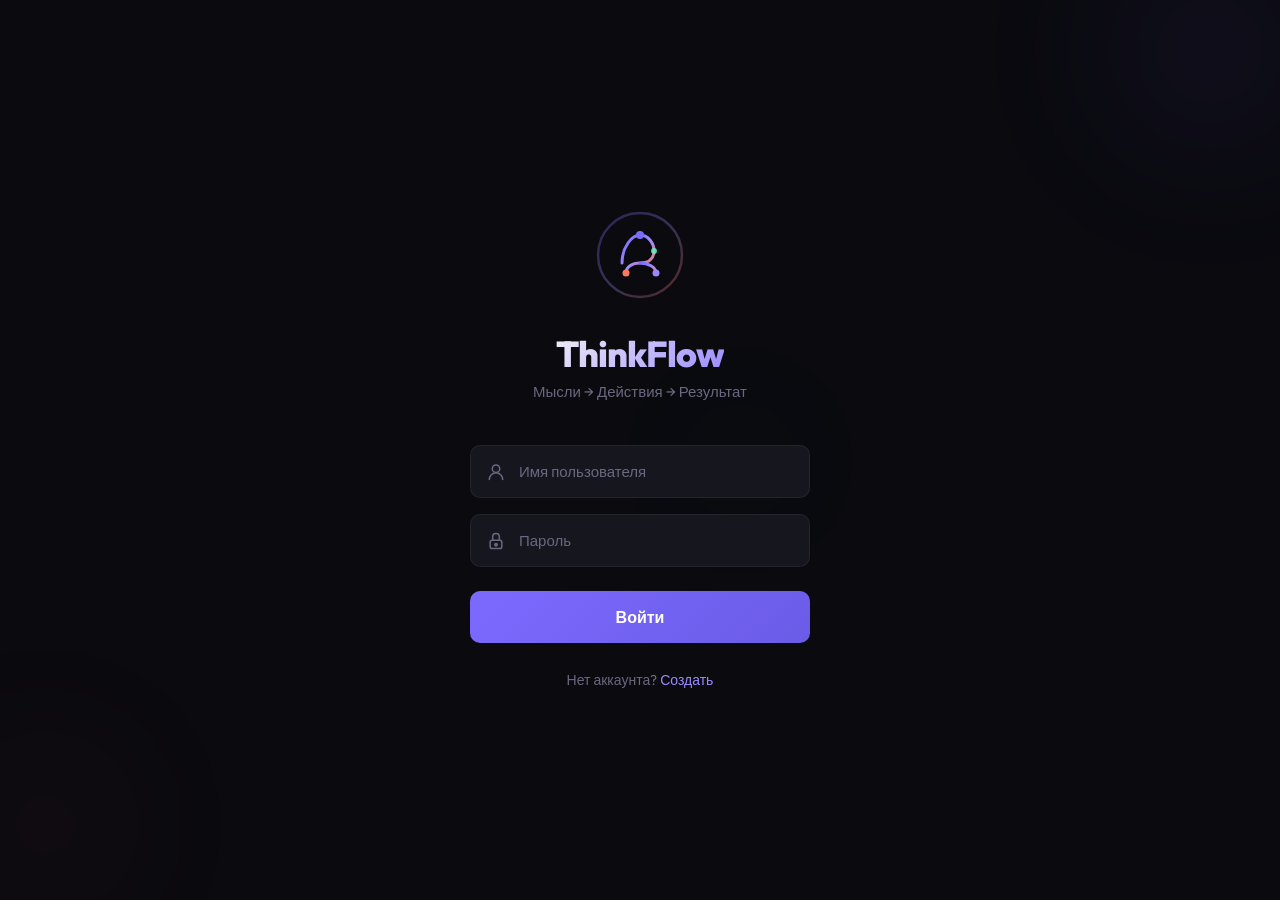
<file: index.html>
<!DOCTYPE html>
<html lang="ru">
<head>
<meta charset="UTF-8">
<meta name="viewport" content="width=device-width, initial-scale=1.0, viewport-fit=cover, user-scalable=no">
<meta name="apple-mobile-web-app-capable" content="yes">
<meta name="apple-mobile-web-app-status-bar-style" content="black-translucent">
<meta name="theme-color" content="#0A0A0F">
<title>ThinkFlow</title>
<link rel="manifest" href="manifest.json">
<link rel="apple-touch-icon" href="icons/icon-192.png">
<link rel="icon" type="image/png" sizes="32x32" href="icons/favicon-32.png">
<link href="https://fonts.googleapis.com/css2?family=Outfit:wght@300;400;500;600;700;800&family=JetBrains+Mono:wght@400;500&display=swap" rel="stylesheet">
<link rel="stylesheet" href="css/app.css">
</head>
<body>
<div class="ambient"><div class="orb"></div><div class="orb"></div><div class="orb"></div></div>
<div class="toast" id="toast"></div>

<!-- AUTH -->
<div class="screen active" id="authScreen">
  <svg class="auth-logo" viewBox="0 0 88 88" fill="none"><defs><linearGradient id="logoGrad" x1="0%" y1="0%" x2="100%" y2="100%"><stop offset="0%" stop-color="#7C6AFF"/><stop offset="50%" stop-color="#9B8AFF"/><stop offset="100%" stop-color="#FF7A5C"/></linearGradient></defs><circle cx="44" cy="44" r="42" stroke="url(#logoGrad)" stroke-width="2.5" fill="none" opacity="0.3"/><path d="M26 52C26 36,36 24,44 24C52 24,58 32,58 40C58 48,52 52,44 52C36 52,30 56,30 62" stroke="url(#logoGrad)" stroke-width="3" fill="none" stroke-linecap="round"/><path d="M44 52C52 52,60 56,60 62" stroke="url(#logoGrad)" stroke-width="3" fill="none" stroke-linecap="round"/><circle cx="44" cy="24" r="4" fill="#7C6AFF"/><circle cx="30" cy="62" r="3.5" fill="#FF7A5C"/><circle cx="60" cy="62" r="3.5" fill="#9B8AFF"/><circle cx="58" cy="40" r="3" fill="#5CFFC4" opacity="0.8"/></svg>
  <div class="auth-title">ThinkFlow</div>
  <div class="auth-sub" data-i18n="auth_sub"></div>
  <div class="auth-form">
    <div class="input-group"><input type="text" id="authUser" data-i18n-ph="auth_user_ph" autocomplete="username"><svg viewBox="0 0 24 24" fill="none" stroke="currentColor" stroke-width="1.8" stroke-linecap="round"><circle cx="12" cy="8" r="4.5"/><path d="M4 21c0-4.4 3.6-8 8-8s8 3.6 8 8"/></svg></div>
    <div class="input-group"><input type="password" id="authPass" data-i18n-ph="auth_pass_ph" autocomplete="current-password"><svg viewBox="0 0 24 24" fill="none" stroke="currentColor" stroke-width="1.8" stroke-linecap="round"><rect x="5" y="11" width="14" height="10" rx="2.5"/><path d="M8 11V7a4 4 0 018 0v4"/><circle cx="12" cy="16.5" r="1.5" fill="currentColor"/></svg></div>
    <div class="input-group" id="apiKeyGroup" style="display:none"><input type="password" id="authApiKey" placeholder="Anthropic API" autocomplete="off"><svg viewBox="0 0 24 24" fill="none" stroke="currentColor" stroke-width="1.8" stroke-linecap="round"><path d="M12 2L2 7l10 5 10-5-10-5z"/><path d="M2 17l10 5 10-5"/><path d="M2 12l10 5 10-5"/></svg></div>
    <button class="btn-primary" id="authBtn" onclick="App.handleAuth()" data-i18n="auth_btn"></button>
    <button class="btn-secondary" id="biometricBtn" onclick="App.biometricAuth()" style="display:none"><svg viewBox="0 0 24 24" fill="none" stroke="currentColor" stroke-width="1.5"><path d="M12 16a4 4 0 004-4 4 4 0 00-8 0 4 4 0 004 4z"/><path d="M6 12a6 6 0 0112 0"/><path d="M4 12a8 8 0 0116 0"/><path d="M12 16v3"/></svg> Face ID</button>
    <div class="auth-toggle" id="authToggle"></div>
  </div>
</div>

<!-- MAIN -->
<div class="screen" id="mainScreen">
  <div class="top-bar">
    <div class="top-bar-left"><svg class="top-bar-logo" viewBox="0 0 36 36" fill="none"><circle cx="18" cy="18" r="17" stroke="#7C6AFF" stroke-width="1.5" opacity="0.4"/><path d="M11 22C11 15,15 10,18 10C21 10,24 14,24 17C24 20,21 22,18 22C15 22,13 24,13 26" stroke="#7C6AFF" stroke-width="2" fill="none" stroke-linecap="round"/><circle cx="18" cy="10" r="2.5" fill="#7C6AFF"/><circle cx="13" cy="26" r="2" fill="#FF7A5C"/></svg><div class="top-bar-title">ThinkFlow</div></div>
    <div class="top-bar-right">
      <button class="icon-btn" onclick="App.showScreen('analyticsScreen')"><svg viewBox="0 0 24 24" fill="none" stroke="currentColor" stroke-width="1.8" stroke-linecap="round"><path d="M18 20V10M12 20V4M6 20v-6"/></svg></button>
      <button class="icon-btn" onclick="App.showScreen('historyScreen')"><svg viewBox="0 0 24 24" fill="none" stroke="currentColor" stroke-width="1.8" stroke-linecap="round"><circle cx="12" cy="12" r="9"/><path d="M12 7v5l3 3"/></svg></button>
      <button class="icon-btn" onclick="App.showScreen('settingsScreen')"><svg viewBox="0 0 24 24" fill="none" stroke="currentColor" stroke-width="1.8" stroke-linecap="round"><circle cx="12" cy="12" r="3"/><path d="M12 2v3m0 14v3M4.22 4.22l2.12 2.12m11.32 11.32l2.12 2.12M2 12h3m14 0h3M4.22 19.78l2.12-2.12m11.32-11.32l2.12-2.12"/></svg></button>
    </div>
  </div>
  <div class="streak-bar" id="streakBar"><div class="streak-icon">&#x1F525;</div><span class="streak-num" id="streakCount">0</span><span class="streak-text" data-i18n="streak_days"></span><div class="streak-dots" id="streakDots"></div></div>
  <div class="greeting"><div class="greeting-hello" id="greetingTime"></div><div class="greeting-msg" id="greetingMsg"></div></div>
  <div class="templates-section"><div class="section-label-sm" data-i18n="tpl_title"></div><div class="tpl-scroll" id="tplScroll"></div></div>
  <div class="voice-section">
    <div class="voice-label"><svg viewBox="0 0 24 24" fill="none" stroke="currentColor" stroke-width="2" stroke-linecap="round"><path d="M12 2a3.5 3.5 0 00-3.5 3.5v5a3.5 3.5 0 007 0v-5A3.5 3.5 0 0012 2z"/><path d="M19 10.5a7 7 0 01-14 0"/><path d="M12 17.5V21"/></svg><span data-i18n="voice_label"></span></div>
    <div class="voice-btn-wrap"><button class="voice-btn" id="voiceBtn" ontouchstart="App.startRec(event)" ontouchend="App.stopRec(event)" onmousedown="App.startRec(event)" onmouseup="App.stopRec(event)"><svg viewBox="0 0 24 24" fill="none" stroke="currentColor" stroke-width="2" stroke-linecap="round"><path d="M12 2a3.5 3.5 0 00-3.5 3.5v5a3.5 3.5 0 007 0v-5A3.5 3.5 0 0012 2z"/><path d="M19 10.5a7 7 0 01-14 0"/><path d="M12 17.5V21"/></svg></button><div class="voice-ring"></div></div>
    <div class="wave-container" id="waveContainer"><div class="wave-bar"></div><div class="wave-bar"></div><div class="wave-bar"></div><div class="wave-bar"></div><div class="wave-bar"></div></div>
    <div class="voice-hint" id="voiceHint" data-i18n="voice_hint"></div>
    <div class="voice-time" id="voiceTime">00:00</div>
  </div>
  <div class="think-input-section">
    <textarea class="think-textarea" id="thinkInput" data-i18n-ph="think_ph"></textarea>
    <button class="generate-btn" id="generateBtn" onclick="App.generate()"><svg viewBox="0 0 24 24" fill="none" stroke="currentColor" stroke-width="2" stroke-linecap="round"><path d="M13 2L3 14h9l-1 8 10-12h-9l1-8z"/></svg><span data-i18n="gen_btn"></span></button>
  </div>
  <div class="plan-output" id="planOutput">
    <div class="plan-header">
      <div class="plan-icon"><svg viewBox="0 0 24 24" fill="none" stroke="currentColor" stroke-width="2" stroke-linecap="round"><path d="M9 11l3 3L22 4"/><path d="M21 12v7a2 2 0 01-2 2H5a2 2 0 01-2-2V5a2 2 0 012-2h11"/></svg></div>
      <div class="plan-title" id="planTitle"></div>
      <div class="plan-acts">
        <button class="icon-btn-sm" onclick="App.exportPlan()" title="Export"><svg viewBox="0 0 24 24" fill="none" stroke="currentColor" stroke-width="2" stroke-linecap="round"><path d="M21 15v4a2 2 0 01-2 2H5a2 2 0 01-2-2v-4"/><polyline points="7,10 12,15 17,10"/><line x1="12" y1="15" x2="12" y2="3"/></svg></button>
        <button class="icon-btn-sm" onclick="App.sharePlan()" title="Share"><svg viewBox="0 0 24 24" fill="none" stroke="currentColor" stroke-width="2" stroke-linecap="round"><circle cx="18" cy="5" r="3"/><circle cx="6" cy="12" r="3"/><circle cx="18" cy="19" r="3"/><line x1="8.59" y1="13.51" x2="15.42" y2="17.49"/><line x1="15.41" y1="6.51" x2="8.59" y2="10.49"/></svg></button>
      </div>
    </div>
    <div class="plan-progress"><div class="plan-progress-bar"><div class="plan-progress-fill" id="progressFill"></div></div><span class="plan-progress-txt" id="progressTxt"></span></div>
    <div class="plan-time" id="planTime"></div>
    <div id="planSteps"></div>
  </div>
  <div class="improve-section" id="improveSection">
    <div class="improve-label"><svg viewBox="0 0 24 24" fill="none" stroke="currentColor" stroke-width="2" stroke-linecap="round"><path d="M12 2l3.09 6.26L22 9.27l-5 4.87L18.18 21 12 17.27 5.82 21 7 14.14l-5-4.87 6.91-1.01z"/></svg><span data-i18n="improve_label"></span></div>
    <textarea class="improve-textarea" id="improveFeedback" data-i18n-ph="improve_ph"></textarea>
    <button class="improve-btn" id="improveBtn" onclick="App.improve()"><svg viewBox="0 0 24 24" fill="none" stroke="currentColor" stroke-width="2" stroke-linecap="round"><path d="M23 4l-6 6m0-6l6 6M1 20l6-6m0 6l-6-6M12 2v4m0 12v4M2 12h4m12 0h4"/></svg><span data-i18n="improve_btn"></span></button>
  </div>
</div>

<!-- DRILL-DOWN -->
<div class="screen" id="drillScreen">
  <div class="top-bar"><div class="top-bar-left"><button class="back-btn" onclick="App.showScreen('mainScreen')"><svg viewBox="0 0 24 24" fill="none" stroke="currentColor" stroke-width="2" stroke-linecap="round"><path d="M15 18l-6-6 6-6"/></svg></button><div class="top-bar-title" id="drillTitle"></div></div></div>
  <div class="drill-card" id="drillCard"></div>
  <div class="drill-chat" id="drillChat"></div>
  <div class="drill-bar"><input type="text" class="drill-input" id="drillInput" data-i18n-ph="drill_ph" onkeydown="if(event.key==='Enter')App.drillAsk()"><button class="drill-send" onclick="App.drillAsk()"><svg viewBox="0 0 24 24" fill="none" stroke="currentColor" stroke-width="2" stroke-linecap="round"><line x1="22" y1="2" x2="11" y2="13"/><polygon points="22,2 15,22 11,13 2,9"/></svg></button></div>
</div>

<!-- HISTORY -->
<div class="screen" id="historyScreen">
  <div class="top-bar"><div class="top-bar-left"><button class="back-btn" onclick="App.showScreen('mainScreen')"><svg viewBox="0 0 24 24" fill="none" stroke="currentColor" stroke-width="2" stroke-linecap="round"><path d="M15 18l-6-6 6-6"/></svg></button><div class="top-bar-title" data-i18n="hist_title"></div></div></div>
  <div class="search-wrap"><svg viewBox="0 0 24 24" fill="none" stroke="currentColor" stroke-width="2" stroke-linecap="round"><circle cx="11" cy="11" r="7"/><path d="M21 21l-4.35-4.35"/></svg><input type="text" id="histSearch" data-i18n-ph="hist_search_ph" oninput="App.filterHist()"></div>
  <div id="histList"></div>
  <div class="empty-state" id="histEmpty" style="display:none"><div class="empty-icon"><svg viewBox="0 0 24 24" fill="none" stroke="currentColor" stroke-width="1.5" stroke-linecap="round"><circle cx="12" cy="12" r="9"/><path d="M12 7v5l3 3"/></svg></div><div data-i18n="hist_empty"></div></div>
</div>

<!-- ANALYTICS -->
<div class="screen" id="analyticsScreen">
  <div class="top-bar"><div class="top-bar-left"><button class="back-btn" onclick="App.showScreen('mainScreen')"><svg viewBox="0 0 24 24" fill="none" stroke="currentColor" stroke-width="2" stroke-linecap="round"><path d="M15 18l-6-6 6-6"/></svg></button><div class="top-bar-title" data-i18n="an_title"></div></div></div>
  <div id="anContent"></div>
</div>

<!-- SETTINGS -->
<div class="screen" id="settingsScreen">
  <div class="top-bar"><div class="top-bar-left"><button class="back-btn" onclick="App.showScreen('mainScreen')"><svg viewBox="0 0 24 24" fill="none" stroke="currentColor" stroke-width="2" stroke-linecap="round"><path d="M15 18l-6-6 6-6"/></svg></button><div class="top-bar-title" data-i18n="set_title"></div></div></div>
  <div class="settings-group"><div class="settings-group-label" data-i18n="set_account"></div><div class="settings-card"><div class="settings-item"><div class="si-icon" style="background:rgba(124,106,255,0.12)"><svg viewBox="0 0 24 24" fill="none" stroke="#7C6AFF" stroke-width="1.8" stroke-linecap="round"><circle cx="12" cy="8" r="4.5"/><path d="M4 21c0-4.4 3.6-8 8-8s8 3.6 8 8"/></svg></div><div class="si-info"><div class="si-title" id="setUser">—</div><div class="si-desc" data-i18n="set_profile"></div></div></div></div></div>
  <div class="settings-group"><div class="settings-group-label" data-i18n="set_lang"></div><div class="settings-card"><div class="lang-sel"><button class="lang-btn active" data-lang="ru" onclick="App.setLang('ru')">Русский</button><button class="lang-btn" data-lang="en" onclick="App.setLang('en')">English</button><button class="lang-btn" data-lang="uz" onclick="App.setLang('uz')">O'zbek</button></div></div></div>
  <div class="settings-group"><div class="settings-group-label">API</div><div class="settings-card"><div class="settings-item"><div class="si-icon" style="background:rgba(92,255,196,0.1)"><svg viewBox="0 0 24 24" fill="none" stroke="#5CFFC4" stroke-width="1.8" stroke-linecap="round"><path d="M12 2L2 7l10 5 10-5-10-5z"/><path d="M2 17l10 5 10-5"/><path d="M2 12l10 5 10-5"/></svg></div><div class="si-info"><div class="si-title">Anthropic API Key</div><div class="si-desc">Claude Haiku 4.5</div></div></div><div class="api-wrap"><input type="password" class="api-input" id="setApiKey" placeholder="sk-ant-..." onchange="App.saveKey()"></div></div></div>
  <div class="settings-group"><div class="settings-group-label" data-i18n="set_data"></div><div class="settings-card"><div class="settings-item clickable" onclick="App.exportAll()"><div class="si-icon" style="background:rgba(255,190,92,0.1)"><svg viewBox="0 0 24 24" fill="none" stroke="#FFBE5C" stroke-width="1.8" stroke-linecap="round"><path d="M21 15v4a2 2 0 01-2 2H5a2 2 0 01-2-2v-4"/><polyline points="7,10 12,15 17,10"/><line x1="12" y1="15" x2="12" y2="3"/></svg></div><div class="si-info"><div class="si-title" data-i18n="set_export"></div><div class="si-desc">JSON</div></div></div><div class="settings-item clickable" onclick="App.clearAll()"><div class="si-icon" style="background:rgba(255,92,138,0.1)"><svg viewBox="0 0 24 24" fill="none" stroke="#FF5C8A" stroke-width="1.8" stroke-linecap="round"><polyline points="3,6 5,6 21,6"/><path d="M19 6l-1 14a2 2 0 01-2 2H8a2 2 0 01-2-2L5 6"/><path d="M10 11v6M14 11v6"/></svg></div><div class="si-info"><div class="si-title" data-i18n="set_clear"></div><div class="si-desc" data-i18n="set_clear_d"></div></div></div></div></div>
  <button class="logout-btn" onclick="App.logout()"><svg width="18" height="18" viewBox="0 0 24 24" fill="none" stroke="currentColor" stroke-width="2" stroke-linecap="round"><path d="M9 21H5a2 2 0 01-2-2V5a2 2 0 012-2h4"/><polyline points="16,17 21,12 16,7"/><line x1="21" y1="12" x2="9" y2="12"/></svg><span data-i18n="logout"></span></button>
</div>

<script src="js/app.js"></script>
</body>
</html>
</file>
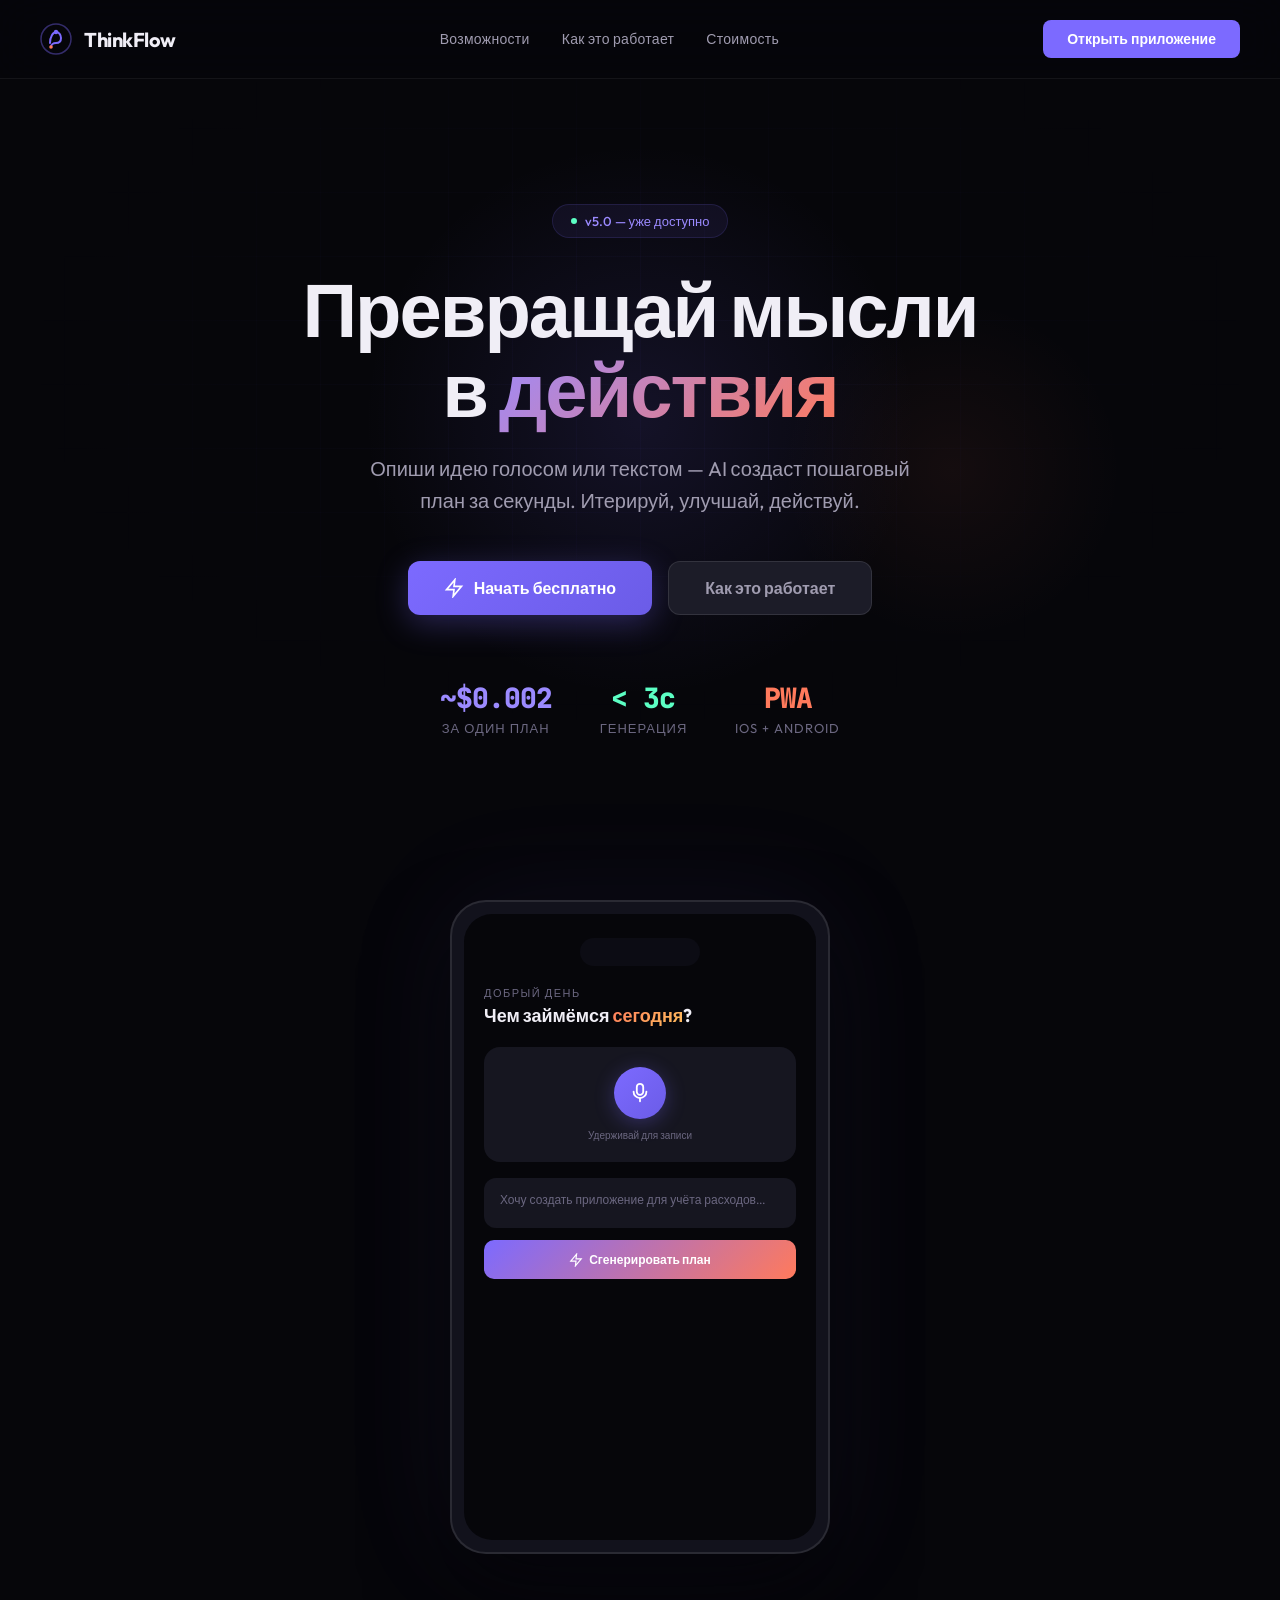
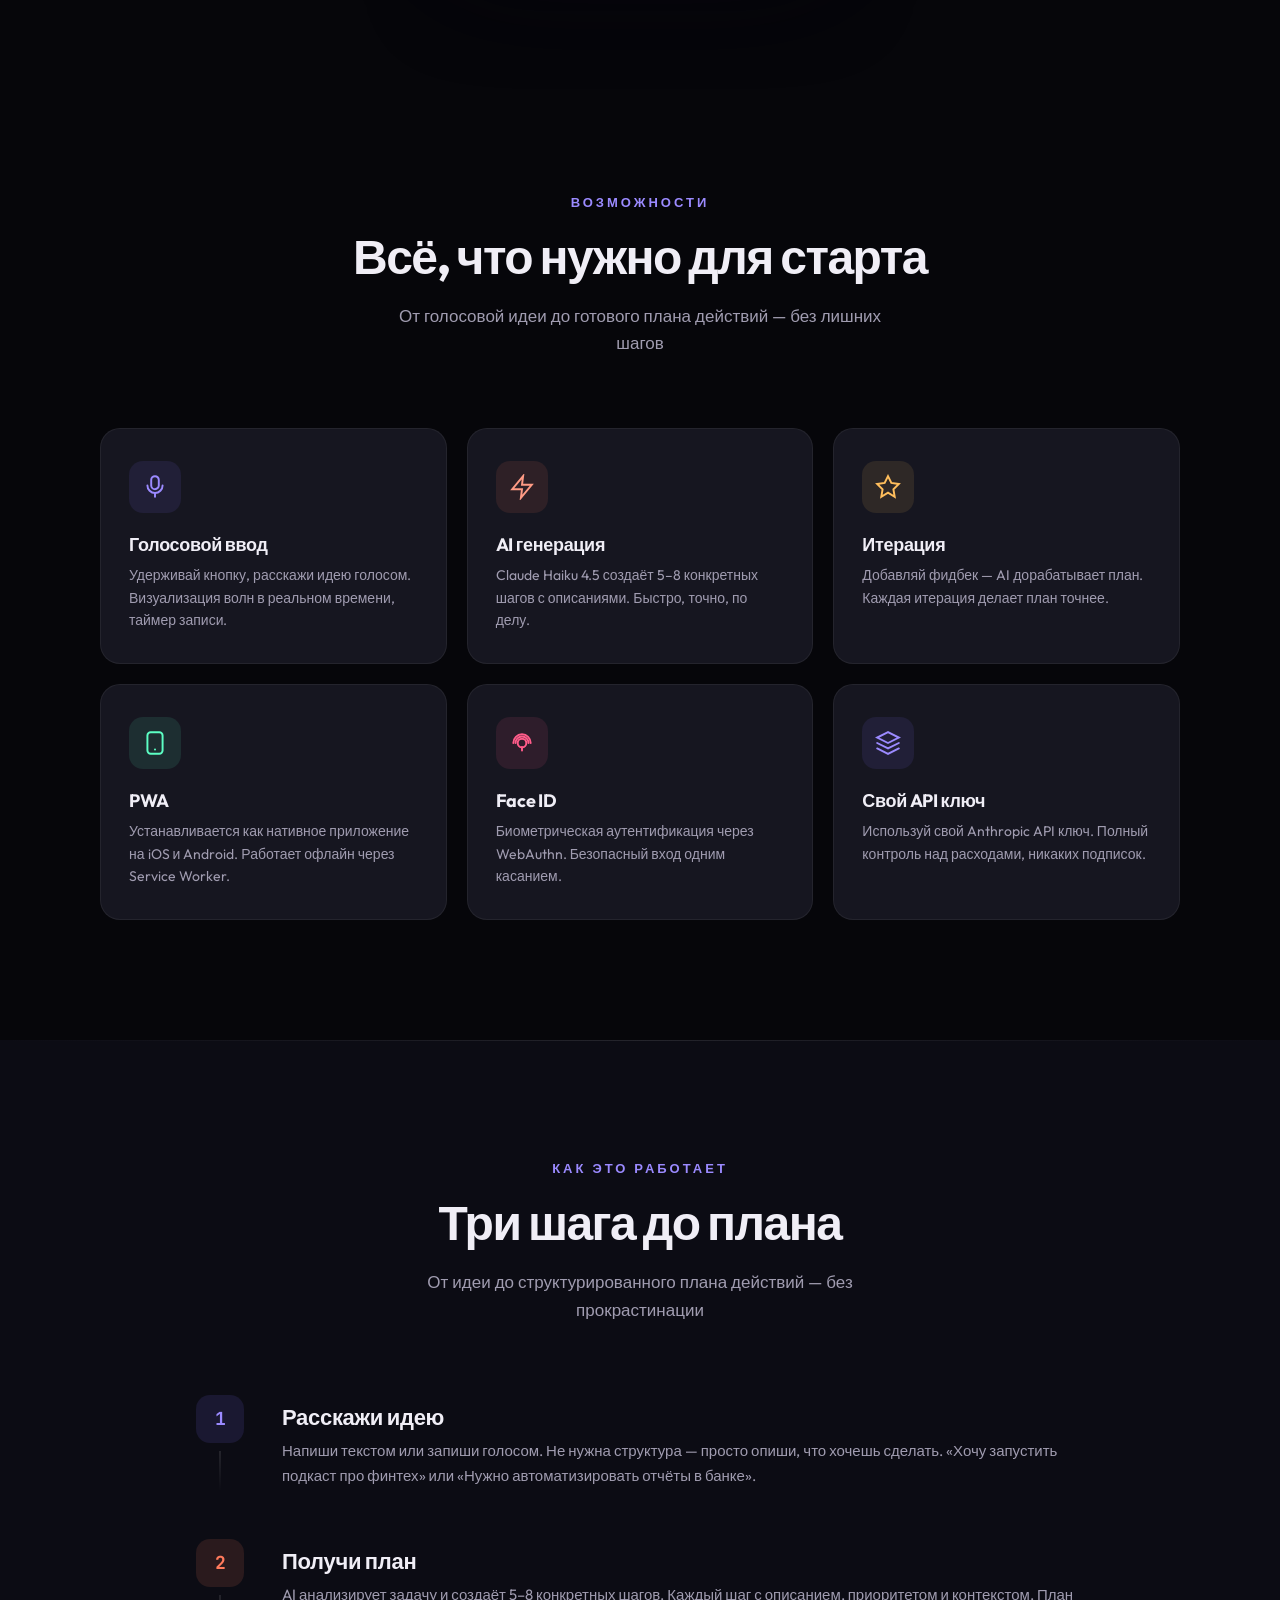
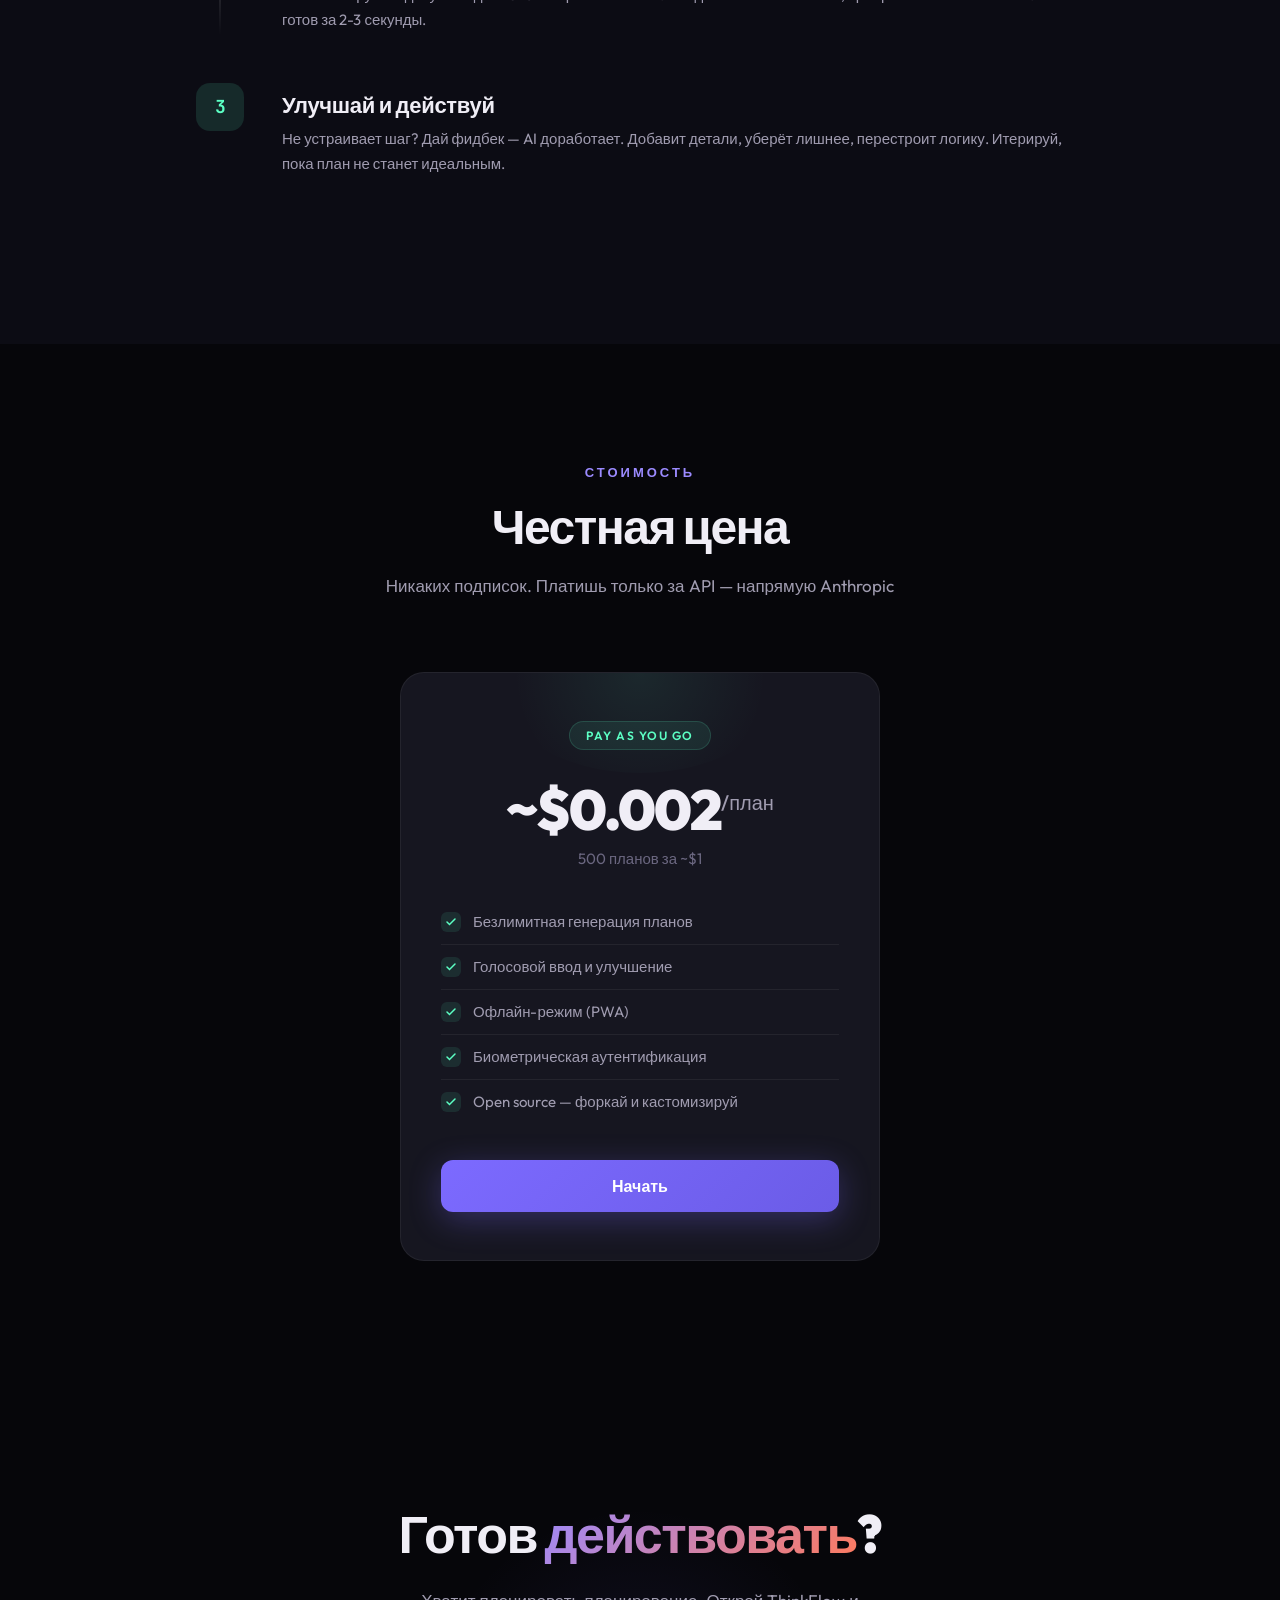
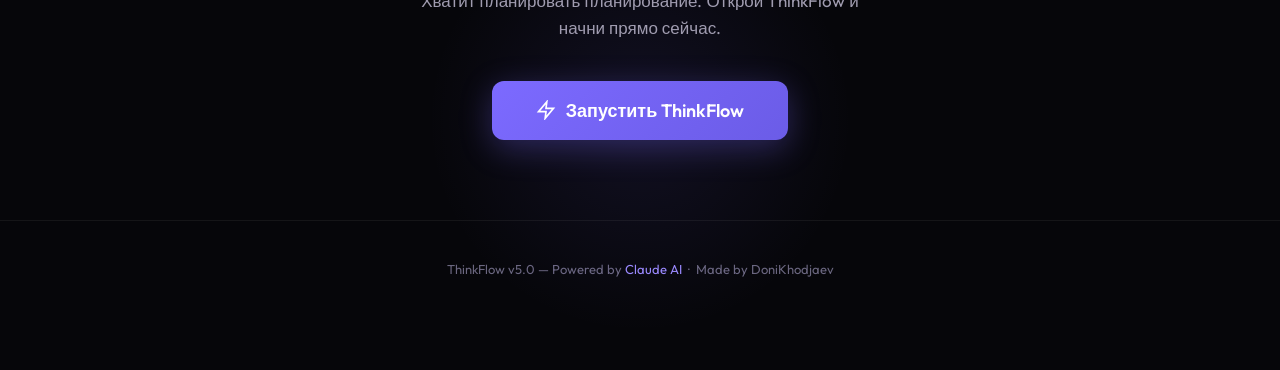
<file: landing.html>
<!DOCTYPE html>
<html lang="ru">
<head>
<meta charset="UTF-8">
<meta name="viewport" content="width=device-width, initial-scale=1.0">
<meta name="theme-color" content="#0A0A0F">
<meta name="description" content="ThinkFlow — AI-powered план-генератор. Превращай идеи в пошаговые планы за секунды.">
<meta property="og:title" content="ThinkFlow — Мысли → Действия → Результат">
<meta property="og:description" content="AI-powered план-генератор. Превращай идеи в пошаговые планы за секунды.">
<meta property="og:type" content="website">
<meta property="og:image" content="icons/og-image.png">
<title>ThinkFlow — Мысли → Действия → Результат</title>
<link rel="icon" type="image/png" sizes="32x32" href="icons/favicon-32.png">
<link href="https://fonts.googleapis.com/css2?family=Outfit:wght@300;400;500;600;700;800;900&family=JetBrains+Mono:wght@400;500&display=swap" rel="stylesheet">
<style>
/* ═══ TOKENS ═══ */
:root {
  --bg: #06060A;
  --bg2: #0C0C14;
  --bg3: #12121C;
  --surface: #161620;
  --surface2: #1C1C28;
  --border: rgba(255,255,255,0.06);
  --border2: rgba(255,255,255,0.1);
  --text: #F0EEF6;
  --text2: #A09CB0;
  --text3: #6B6780;
  --accent: #7C6AFF;
  --accent2: #9B8AFF;
  --accent3: #B8ADFF;
  --warm: #FF7A5C;
  --warm2: #FF9B85;
  --gold: #FFBE5C;
  --mint: #5CFFC4;
  --rose: #FF5C8A;
}

* { margin:0; padding:0; box-sizing:border-box; }

html { scroll-behavior: smooth; }

body {
  font-family: 'Outfit', -apple-system, sans-serif;
  background: var(--bg);
  color: var(--text);
  overflow-x: hidden;
  -webkit-font-smoothing: antialiased;
}

/* ═══ NAV ═══ */
.nav {
  position: fixed; top: 0; left: 0; right: 0; z-index: 100;
  padding: 20px 40px;
  display: flex; align-items: center; justify-content: space-between;
  backdrop-filter: blur(24px); -webkit-backdrop-filter: blur(24px);
  background: rgba(6,6,10,0.7);
  border-bottom: 1px solid var(--border);
  transition: all 0.3s;
}
.nav-left { display: flex; align-items: center; gap: 12px; }
.nav-logo { width: 32px; height: 32px; }
.nav-brand { font-size: 20px; font-weight: 700; letter-spacing: -0.5px; }
.nav-links { display: flex; gap: 32px; }
.nav-links a {
  color: var(--text2); text-decoration: none; font-size: 14px;
  font-weight: 500; transition: color 0.3s; letter-spacing: 0.3px;
}
.nav-links a:hover { color: var(--text); }
.nav-cta {
  padding: 10px 24px; border-radius: 8px; border: none;
  background: var(--accent); color: white;
  font-family: inherit; font-size: 14px; font-weight: 600;
  cursor: pointer; transition: all 0.3s; text-decoration: none;
}
.nav-cta:hover { background: var(--accent2); transform: translateY(-1px); }

/* ═══ HERO ═══ */
.hero {
  min-height: 100vh; display: flex; align-items: center;
  justify-content: center; position: relative; overflow: hidden;
  padding: 120px 24px 80px;
}

/* Grid background */
.hero::before {
  content: ''; position: absolute; inset: 0;
  background-image:
    linear-gradient(rgba(124,106,255,0.03) 1px, transparent 1px),
    linear-gradient(90deg, rgba(124,106,255,0.03) 1px, transparent 1px);
  background-size: 64px 64px;
  mask-image: radial-gradient(ellipse 70% 60% at 50% 40%, black 20%, transparent 70%);
  -webkit-mask-image: radial-gradient(ellipse 70% 60% at 50% 40%, black 20%, transparent 70%);
}

.hero-glow {
  position: absolute; width: 600px; height: 600px; border-radius: 50%;
  top: 50%; left: 50%; transform: translate(-50%, -55%);
  background: radial-gradient(circle, rgba(124,106,255,0.12) 0%, transparent 65%);
  pointer-events: none;
}
.hero-glow-warm {
  position: absolute; width: 400px; height: 400px; border-radius: 50%;
  top: 30%; right: 10%;
  background: radial-gradient(circle, rgba(255,122,92,0.06) 0%, transparent 60%);
  pointer-events: none; animation: orbFloat 25s ease-in-out infinite;
}

.hero-content {
  text-align: center; position: relative; z-index: 1;
  max-width: 800px;
}

.hero-badge {
  display: inline-flex; align-items: center; gap: 8px;
  padding: 8px 18px; border-radius: 100px;
  background: rgba(124,106,255,0.08);
  border: 1px solid rgba(124,106,255,0.15);
  font-size: 13px; color: var(--accent2); font-weight: 500;
  margin-bottom: 32px;
  animation: fadeUp 0.8s cubic-bezier(0.16,1,0.3,1) both;
}
.hero-badge-dot {
  width: 6px; height: 6px; border-radius: 50%;
  background: var(--mint);
  animation: blink 2s ease-in-out infinite;
}
@keyframes blink { 0%,100%{opacity:1} 50%{opacity:0.3} }

.hero-title {
  font-size: clamp(42px, 7vw, 76px);
  font-weight: 900; letter-spacing: -2px; line-height: 1.05;
  margin-bottom: 24px;
  animation: fadeUp 0.8s 0.15s cubic-bezier(0.16,1,0.3,1) both;
}
.hero-title .gradient {
  background: linear-gradient(135deg, var(--accent2) 0%, var(--warm) 50%, var(--gold) 100%);
  -webkit-background-clip: text; -webkit-text-fill-color: transparent;
  background-size: 200% 200%;
  animation: gradientShift 6s ease-in-out infinite;
}
@keyframes gradientShift {
  0%,100% { background-position: 0% 50%; }
  50% { background-position: 100% 50%; }
}

.hero-desc {
  font-size: clamp(17px, 2.2vw, 20px);
  color: var(--text2); line-height: 1.6; font-weight: 400;
  max-width: 560px; margin: 0 auto 44px;
  animation: fadeUp 0.8s 0.3s cubic-bezier(0.16,1,0.3,1) both;
}

.hero-actions {
  display: flex; gap: 16px; justify-content: center; flex-wrap: wrap;
  animation: fadeUp 0.8s 0.45s cubic-bezier(0.16,1,0.3,1) both;
}
.btn-hero {
  padding: 16px 36px; border-radius: 12px; border: none;
  font-family: inherit; font-size: 16px; font-weight: 600;
  cursor: pointer; transition: all 0.3s; text-decoration: none;
  display: inline-flex; align-items: center; gap: 10px;
}
.btn-hero-primary {
  background: linear-gradient(135deg, var(--accent), #6B5CE7);
  color: white; box-shadow: 0 8px 32px rgba(124,106,255,0.3);
}
.btn-hero-primary:hover {
  transform: translateY(-2px);
  box-shadow: 0 12px 40px rgba(124,106,255,0.4);
}
.btn-hero-secondary {
  background: var(--surface2); color: var(--text2);
  border: 1px solid var(--border2);
}
.btn-hero-secondary:hover {
  border-color: var(--accent); color: var(--text);
  transform: translateY(-2px);
}
.btn-hero svg { width: 20px; height: 20px; }

.hero-stats {
  display: flex; gap: 48px; justify-content: center;
  margin-top: 64px;
  animation: fadeUp 0.8s 0.6s cubic-bezier(0.16,1,0.3,1) both;
}
.hero-stat-num {
  font-size: 28px; font-weight: 800; letter-spacing: -1px;
  font-family: 'JetBrains Mono', monospace;
}
.hero-stat-label {
  font-size: 13px; color: var(--text3); margin-top: 4px;
  text-transform: uppercase; letter-spacing: 1px;
}

@keyframes fadeUp {
  from { opacity:0; transform: translateY(24px); }
}
@keyframes orbFloat {
  0%,100% { transform: translate(0,0) scale(1); }
  33% { transform: translate(30px,-20px) scale(1.1); }
  66% { transform: translate(-20px,30px) scale(0.9); }
}


/* ═══ MOCKUP SECTION ═══ */
.mockup-section {
  padding: 0 24px 120px; position: relative;
}
.mockup-wrap {
  max-width: 380px; margin: 0 auto; position: relative;
}
.mockup-phone {
  background: var(--bg3); border-radius: 36px;
  border: 2px solid var(--border2);
  padding: 12px; position: relative;
  box-shadow: 0 40px 80px rgba(0,0,0,0.5), 0 0 120px rgba(124,106,255,0.08);
  animation: phoneFloat 6s ease-in-out infinite;
}
@keyframes phoneFloat {
  0%,100% { transform: translateY(0); }
  50% { transform: translateY(-10px); }
}
.mockup-screen {
  background: var(--bg); border-radius: 28px;
  overflow: hidden; aspect-ratio: 9/16;
  display: flex; flex-direction: column;
  padding: 24px 20px;
}
.mockup-notch {
  width: 120px; height: 28px; border-radius: 20px;
  background: var(--bg2); margin: 0 auto 20px;
}
.mockup-greeting {
  font-size: 11px; color: var(--text3); text-transform: uppercase;
  letter-spacing: 1.5px; margin-bottom: 4px;
}
.mockup-title {
  font-size: 18px; font-weight: 700; margin-bottom: 20px;
}
.mockup-title span {
  background: linear-gradient(135deg, var(--warm), var(--gold));
  -webkit-background-clip: text; -webkit-text-fill-color: transparent;
}
.mockup-voice {
  background: var(--surface); border-radius: 16px;
  padding: 20px; text-align: center; margin-bottom: 16px;
}
.mockup-voice-btn {
  width: 52px; height: 52px; border-radius: 50%;
  background: linear-gradient(135deg, var(--accent), #6B5CE7);
  display: flex; align-items: center; justify-content: center;
  margin: 0 auto 10px;
  box-shadow: 0 4px 20px rgba(124,106,255,0.3);
}
.mockup-voice-btn svg { width: 22px; height: 22px; color: white; }
.mockup-voice-label {
  font-size: 10px; color: var(--text3);
}
.mockup-input {
  background: var(--surface); border-radius: 12px;
  padding: 14px 16px; font-size: 12px; color: var(--text3);
  margin-bottom: 12px; min-height: 50px;
}
.mockup-btn {
  background: linear-gradient(135deg, var(--accent), var(--warm));
  border-radius: 10px; padding: 12px;
  text-align: center; font-size: 12px; font-weight: 600;
  color: white; display: flex; align-items: center;
  justify-content: center; gap: 6px;
}
.mockup-btn svg { width: 14px; height: 14px; }

.mockup-glow {
  position: absolute; width: 300px; height: 300px;
  border-radius: 50%; top: 50%; left: 50%;
  transform: translate(-50%,-50%);
  background: radial-gradient(circle, rgba(124,106,255,0.15), transparent 65%);
  pointer-events: none; z-index: -1;
}


/* ═══ FEATURES ═══ */
.features {
  padding: 120px 24px; position: relative;
}
.section-label {
  font-size: 13px; color: var(--accent2); text-transform: uppercase;
  letter-spacing: 3px; font-weight: 600; text-align: center;
  margin-bottom: 16px;
}
.section-title {
  font-size: clamp(32px, 5vw, 48px);
  font-weight: 800; letter-spacing: -1.5px;
  text-align: center; margin-bottom: 16px;
}
.section-desc {
  font-size: 17px; color: var(--text2); text-align: center;
  max-width: 520px; margin: 0 auto 72px; line-height: 1.6;
}

.features-grid {
  max-width: 1080px; margin: 0 auto;
  display: grid; grid-template-columns: repeat(3, 1fr); gap: 20px;
}

.feature-card {
  background: var(--surface);
  border: 1px solid var(--border);
  border-radius: 20px; padding: 32px 28px;
  transition: all 0.4s; position: relative; overflow: hidden;
}
.feature-card::before {
  content: ''; position: absolute; top: 0; left: 0; right: 0;
  height: 2px; background: linear-gradient(90deg, transparent, var(--accent), transparent);
  opacity: 0; transition: opacity 0.4s;
}
.feature-card:hover {
  border-color: var(--border2);
  transform: translateY(-4px);
  box-shadow: 0 20px 60px rgba(0,0,0,0.3);
}
.feature-card:hover::before { opacity: 1; }

.feature-icon {
  width: 52px; height: 52px; border-radius: 14px;
  display: flex; align-items: center; justify-content: center;
  margin-bottom: 20px;
}
.feature-icon svg { width: 26px; height: 26px; }

.feature-title {
  font-size: 18px; font-weight: 700; margin-bottom: 8px;
  letter-spacing: -0.3px;
}
.feature-desc {
  font-size: 14px; color: var(--text2); line-height: 1.6;
}


/* ═══ HOW IT WORKS ═══ */
.how-it-works {
  padding: 120px 24px; position: relative;
  background: var(--bg2);
}
.how-it-works::before {
  content: ''; position: absolute; top: 0; left: 0; right: 0;
  height: 1px;
  background: linear-gradient(90deg, transparent, var(--border2), transparent);
}

.steps-container {
  max-width: 900px; margin: 0 auto;
  display: flex; flex-direction: column; gap: 0;
}
.step {
  display: flex; gap: 32px; align-items: flex-start;
  position: relative; padding-bottom: 48px;
}
.step-line {
  display: flex; flex-direction: column; align-items: center;
  flex-shrink: 0; width: 60px;
}
.step-num {
  width: 48px; height: 48px; border-radius: 14px;
  display: flex; align-items: center; justify-content: center;
  font-family: 'JetBrains Mono', monospace;
  font-size: 18px; font-weight: 700; flex-shrink: 0;
}
.step-connector {
  width: 2px; flex: 1; min-height: 40px;
  background: linear-gradient(to bottom, var(--border2), transparent);
  margin-top: 8px;
}
.step:last-child .step-connector { display: none; }

.step-content { flex: 1; padding-top: 8px; }
.step-title {
  font-size: 22px; font-weight: 700; margin-bottom: 8px;
  letter-spacing: -0.3px;
}
.step-desc {
  font-size: 15px; color: var(--text2); line-height: 1.65;
}


/* ═══ PRICING / COST ═══ */
.pricing {
  padding: 120px 24px; position: relative;
}
.pricing-card {
  max-width: 480px; margin: 0 auto;
  background: var(--surface); border: 1px solid var(--border);
  border-radius: 24px; padding: 48px 40px;
  text-align: center; position: relative; overflow: hidden;
}
.pricing-card::before {
  content: ''; position: absolute; top: -100px; left: 50%;
  transform: translateX(-50%); width: 300px; height: 200px;
  border-radius: 50%;
  background: radial-gradient(circle, rgba(92,255,196,0.08), transparent 70%);
  pointer-events: none;
}
.pricing-badge {
  display: inline-block; padding: 6px 16px;
  border-radius: 100px; font-size: 12px; font-weight: 600;
  text-transform: uppercase; letter-spacing: 1.5px;
  margin-bottom: 24px;
  background: rgba(92,255,196,0.08); color: var(--mint);
  border: 1px solid rgba(92,255,196,0.15);
}
.pricing-amount {
  font-size: 56px; font-weight: 900; letter-spacing: -2px;
  margin-bottom: 4px;
}
.pricing-amount span {
  font-size: 20px; font-weight: 500; color: var(--text2);
  vertical-align: super; letter-spacing: 0;
}
.pricing-per {
  font-size: 15px; color: var(--text3); margin-bottom: 32px;
}
.pricing-features {
  text-align: left; margin-bottom: 36px;
}
.pricing-feature {
  display: flex; align-items: center; gap: 12px;
  padding: 12px 0; border-bottom: 1px solid var(--border);
  font-size: 15px; color: var(--text2);
}
.pricing-feature:last-child { border-bottom: none; }
.pricing-check {
  width: 20px; height: 20px; border-radius: 6px;
  background: rgba(92,255,196,0.1);
  display: flex; align-items: center; justify-content: center;
  flex-shrink: 0;
}
.pricing-check svg { width: 12px; height: 12px; color: var(--mint); }


/* ═══ CTA ═══ */
.cta {
  padding: 120px 24px 80px; text-align: center;
  position: relative;
}
.cta-glow {
  position: absolute; width: 500px; height: 500px;
  border-radius: 50%; bottom: 0; left: 50%;
  transform: translate(-50%, 30%);
  background: radial-gradient(circle, rgba(124,106,255,0.1), transparent 60%);
  pointer-events: none;
}
.cta-title {
  font-size: clamp(32px, 5vw, 52px);
  font-weight: 900; letter-spacing: -1.5px;
  margin-bottom: 20px;
}
.cta-desc {
  font-size: 17px; color: var(--text2); margin-bottom: 40px;
  max-width: 460px; margin-left: auto; margin-right: auto; line-height: 1.6;
}
.cta .btn-hero-primary { font-size: 18px; padding: 18px 44px; }


/* ═══ FOOTER ═══ */
.footer {
  padding: 40px 24px;
  border-top: 1px solid var(--border);
  text-align: center;
}
.footer-text {
  font-size: 13px; color: var(--text3);
}
.footer-text a {
  color: var(--accent2); text-decoration: none;
}


/* ═══ RESPONSIVE ═══ */
@media (max-width: 768px) {
  .nav { padding: 16px 20px; }
  .nav-links { display: none; }
  .features-grid { grid-template-columns: 1fr; max-width: 440px; }
  .hero { padding: 100px 20px 60px; }
  .hero-stats { gap: 28px; flex-wrap: wrap; }
  .step { flex-direction: column; gap: 16px; }
  .step-line { flex-direction: row; width: auto; }
  .step-connector { display: none !important; }
  .pricing-card { padding: 36px 24px; }
  .mockup-wrap { max-width: 300px; }
}

/* ═══ SCROLL ANIMATIONS ═══ */
.reveal {
  opacity: 0; transform: translateY(30px);
  transition: opacity 0.8s cubic-bezier(0.16,1,0.3,1),
              transform 0.8s cubic-bezier(0.16,1,0.3,1);
}
.reveal.visible {
  opacity: 1; transform: translateY(0);
}
</style>
</head>
<body>

<!-- ════════ NAV ════════ -->
<nav class="nav">
  <div class="nav-left">
    <svg class="nav-logo" viewBox="0 0 32 32" fill="none">
      <circle cx="16" cy="16" r="15" stroke="#7C6AFF" stroke-width="1.5" opacity="0.4"/>
      <path d="M 10 20 C 10 14, 13 9, 16 9 C 19 9, 21 12, 21 15 C 21 18, 19 20, 16 20 C 13 20, 11 22, 11 24"
            stroke="#7C6AFF" stroke-width="2" fill="none" stroke-linecap="round"/>
      <circle cx="16" cy="9" r="2.2" fill="#7C6AFF"/>
      <circle cx="11" cy="24" r="1.8" fill="#FF7A5C"/>
    </svg>
    <div class="nav-brand">ThinkFlow</div>
  </div>
  <div class="nav-links">
    <a href="#features">Возможности</a>
    <a href="#how">Как это работает</a>
    <a href="#pricing">Стоимость</a>
  </div>
  <a href="index.html" class="nav-cta">Открыть приложение</a>
</nav>

<!-- ════════ HERO ════════ -->
<section class="hero">
  <div class="hero-glow"></div>
  <div class="hero-glow-warm"></div>
  <div class="hero-content">
    <div class="hero-badge">
      <span class="hero-badge-dot"></span>
      v5.0 — уже доступно
    </div>
    <h1 class="hero-title">
      Превращай мысли<br>в <span class="gradient">действия</span>
    </h1>
    <p class="hero-desc">
      Опиши идею голосом или текстом — AI создаст пошаговый план за&nbsp;секунды. Итерируй, улучшай, действуй.
    </p>
    <div class="hero-actions">
      <a href="index.html" class="btn-hero btn-hero-primary">
        <svg viewBox="0 0 24 24" fill="none" stroke="currentColor" stroke-width="2" stroke-linecap="round">
          <path d="M13 2L3 14h9l-1 8 10-12h-9l1-8z"/>
        </svg>
        Начать бесплатно
      </a>
      <a href="#how" class="btn-hero btn-hero-secondary">
        Как это работает
      </a>
    </div>
    <div class="hero-stats">
      <div>
        <div class="hero-stat-num" style="color:var(--accent2)">~$0.002</div>
        <div class="hero-stat-label">За один план</div>
      </div>
      <div>
        <div class="hero-stat-num" style="color:var(--mint)">&lt; 3с</div>
        <div class="hero-stat-label">Генерация</div>
      </div>
      <div>
        <div class="hero-stat-num" style="color:var(--warm)">PWA</div>
        <div class="hero-stat-label">iOS + Android</div>
      </div>
    </div>
  </div>
</section>

<!-- ════════ PHONE MOCKUP ════════ -->
<section class="mockup-section">
  <div class="mockup-wrap">
    <div class="mockup-glow"></div>
    <div class="mockup-phone">
      <div class="mockup-screen">
        <div class="mockup-notch"></div>
        <div class="mockup-greeting">Добрый день</div>
        <div class="mockup-title">Чем займёмся <span>сегодня</span>?</div>
        <div class="mockup-voice">
          <div class="mockup-voice-btn">
            <svg viewBox="0 0 24 24" fill="none" stroke="currentColor" stroke-width="2" stroke-linecap="round">
              <path d="M12 2a3.5 3.5 0 00-3.5 3.5v5a3.5 3.5 0 007 0v-5A3.5 3.5 0 0012 2z"/>
              <path d="M19 10.5a7 7 0 01-14 0"/><path d="M12 17.5V21"/>
            </svg>
          </div>
          <div class="mockup-voice-label">Удерживай для записи</div>
        </div>
        <div class="mockup-input">Хочу создать приложение для учёта расходов...</div>
        <div class="mockup-btn">
          <svg viewBox="0 0 24 24" fill="none" stroke="currentColor" stroke-width="2" stroke-linecap="round">
            <path d="M13 2L3 14h9l-1 8 10-12h-9l1-8z"/>
          </svg>
          Сгенерировать план
        </div>
      </div>
    </div>
  </div>
</section>

<!-- ════════ FEATURES ════════ -->
<section class="features" id="features">
  <div class="section-label reveal">Возможности</div>
  <h2 class="section-title reveal">Всё, что нужно для&nbsp;старта</h2>
  <p class="section-desc reveal">
    От голосовой идеи до готового плана действий — без лишних шагов
  </p>
  <div class="features-grid">
    <div class="feature-card reveal">
      <div class="feature-icon" style="background:rgba(124,106,255,0.1)">
        <svg viewBox="0 0 24 24" fill="none" stroke="#9B8AFF" stroke-width="1.8" stroke-linecap="round">
          <path d="M12 2a3.5 3.5 0 00-3.5 3.5v5a3.5 3.5 0 007 0v-5A3.5 3.5 0 0012 2z"/>
          <path d="M19 10.5a7 7 0 01-14 0"/><path d="M12 17.5V21"/>
        </svg>
      </div>
      <div class="feature-title">Голосовой ввод</div>
      <div class="feature-desc">Удерживай кнопку, расскажи идею голосом. Визуализация волн в реальном времени, таймер записи.</div>
    </div>
    <div class="feature-card reveal">
      <div class="feature-icon" style="background:rgba(255,122,92,0.1)">
        <svg viewBox="0 0 24 24" fill="none" stroke="#FF9B85" stroke-width="1.8" stroke-linecap="round">
          <path d="M13 2L3 14h9l-1 8 10-12h-9l1-8z"/>
        </svg>
      </div>
      <div class="feature-title">AI генерация</div>
      <div class="feature-desc">Claude Haiku 4.5 создаёт 5–8 конкретных шагов с описаниями. Быстро, точно, по делу.</div>
    </div>
    <div class="feature-card reveal">
      <div class="feature-icon" style="background:rgba(255,190,92,0.1)">
        <svg viewBox="0 0 24 24" fill="none" stroke="#FFBE5C" stroke-width="1.8" stroke-linecap="round">
          <path d="M12 2l3.09 6.26L22 9.27l-5 4.87L18.18 21 12 17.27 5.82 21 7 14.14l-5-4.87 6.91-1.01z"/>
        </svg>
      </div>
      <div class="feature-title">Итерация</div>
      <div class="feature-desc">Добавляй фидбек — AI дорабатывает план. Каждая итерация делает план точнее.</div>
    </div>
    <div class="feature-card reveal">
      <div class="feature-icon" style="background:rgba(92,255,196,0.1)">
        <svg viewBox="0 0 24 24" fill="none" stroke="#5CFFC4" stroke-width="1.8" stroke-linecap="round">
          <rect x="5" y="2" width="14" height="20" rx="3"/>
          <path d="M12 18h.01"/>
        </svg>
      </div>
      <div class="feature-title">PWA</div>
      <div class="feature-desc">Устанавливается как нативное приложение на iOS и Android. Работает офлайн через Service Worker.</div>
    </div>
    <div class="feature-card reveal">
      <div class="feature-icon" style="background:rgba(255,92,138,0.1)">
        <svg viewBox="0 0 24 24" fill="none" stroke="#FF5C8A" stroke-width="1.8" stroke-linecap="round">
          <path d="M12 16a4 4 0 004-4 4 4 0 00-8 0 4 4 0 004 4z"/>
          <path d="M6 12a6 6 0 0112 0"/><path d="M4 12a8 8 0 0116 0"/>
          <path d="M12 16v3"/>
        </svg>
      </div>
      <div class="feature-title">Face ID</div>
      <div class="feature-desc">Биометрическая аутентификация через WebAuthn. Безопасный вход одним касанием.</div>
    </div>
    <div class="feature-card reveal">
      <div class="feature-icon" style="background:rgba(124,106,255,0.1)">
        <svg viewBox="0 0 24 24" fill="none" stroke="#9B8AFF" stroke-width="1.8" stroke-linecap="round">
          <path d="M12 2L2 7l10 5 10-5-10-5z"/><path d="M2 17l10 5 10-5"/><path d="M2 12l10 5 10-5"/>
        </svg>
      </div>
      <div class="feature-title">Свой API ключ</div>
      <div class="feature-desc">Используй свой Anthropic API ключ. Полный контроль над расходами, никаких подписок.</div>
    </div>
  </div>
</section>

<!-- ════════ HOW IT WORKS ════════ -->
<section class="how-it-works" id="how">
  <div class="section-label reveal">Как это работает</div>
  <h2 class="section-title reveal">Три шага до плана</h2>
  <p class="section-desc reveal">
    От идеи до структурированного плана действий — без прокрастинации
  </p>
  <div class="steps-container">
    <div class="step reveal">
      <div class="step-line">
        <div class="step-num" style="background:rgba(124,106,255,0.12);color:var(--accent2)">1</div>
        <div class="step-connector"></div>
      </div>
      <div class="step-content">
        <div class="step-title">Расскажи идею</div>
        <div class="step-desc">Напиши текстом или запиши голосом. Не нужна структура — просто опиши, что хочешь сделать. «Хочу запустить подкаст про финтех» или «Нужно автоматизировать отчёты в банке».</div>
      </div>
    </div>
    <div class="step reveal">
      <div class="step-line">
        <div class="step-num" style="background:rgba(255,122,92,0.12);color:var(--warm)">2</div>
        <div class="step-connector"></div>
      </div>
      <div class="step-content">
        <div class="step-title">Получи план</div>
        <div class="step-desc">AI анализирует задачу и создаёт 5–8 конкретных шагов. Каждый шаг с описанием, приоритетом и контекстом. План готов за 2-3 секунды.</div>
      </div>
    </div>
    <div class="step reveal">
      <div class="step-line">
        <div class="step-num" style="background:rgba(92,255,196,0.12);color:var(--mint)">3</div>
      </div>
      <div class="step-content">
        <div class="step-title">Улучшай и действуй</div>
        <div class="step-desc">Не устраивает шаг? Дай фидбек — AI доработает. Добавит детали, уберёт лишнее, перестроит логику. Итерируй, пока план не станет идеальным.</div>
      </div>
    </div>
  </div>
</section>

<!-- ════════ PRICING ════════ -->
<section class="pricing" id="pricing">
  <div class="section-label reveal">Стоимость</div>
  <h2 class="section-title reveal">Честная цена</h2>
  <p class="section-desc reveal">
    Никаких подписок. Платишь только за API — напрямую Anthropic
  </p>
  <div class="pricing-card reveal">
    <div class="pricing-badge">Pay as you go</div>
    <div class="pricing-amount">~$0.002<span>/план</span></div>
    <div class="pricing-per">500 планов за ~$1</div>
    <div class="pricing-features">
      <div class="pricing-feature">
        <div class="pricing-check">
          <svg viewBox="0 0 24 24" fill="none" stroke="currentColor" stroke-width="3" stroke-linecap="round"><path d="M20 6L9 17l-5-5"/></svg>
        </div>
        Безлимитная генерация планов
      </div>
      <div class="pricing-feature">
        <div class="pricing-check">
          <svg viewBox="0 0 24 24" fill="none" stroke="currentColor" stroke-width="3" stroke-linecap="round"><path d="M20 6L9 17l-5-5"/></svg>
        </div>
        Голосовой ввод и улучшение
      </div>
      <div class="pricing-feature">
        <div class="pricing-check">
          <svg viewBox="0 0 24 24" fill="none" stroke="currentColor" stroke-width="3" stroke-linecap="round"><path d="M20 6L9 17l-5-5"/></svg>
        </div>
        Офлайн-режим (PWA)
      </div>
      <div class="pricing-feature">
        <div class="pricing-check">
          <svg viewBox="0 0 24 24" fill="none" stroke="currentColor" stroke-width="3" stroke-linecap="round"><path d="M20 6L9 17l-5-5"/></svg>
        </div>
        Биометрическая аутентификация
      </div>
      <div class="pricing-feature">
        <div class="pricing-check">
          <svg viewBox="0 0 24 24" fill="none" stroke="currentColor" stroke-width="3" stroke-linecap="round"><path d="M20 6L9 17l-5-5"/></svg>
        </div>
        Open source — форкай и кастомизируй
      </div>
    </div>
    <a href="index.html" class="btn-hero btn-hero-primary" style="width:100%;justify-content:center">
      Начать
    </a>
  </div>
</section>

<!-- ════════ CTA ════════ -->
<section class="cta">
  <div class="cta-glow"></div>
  <h2 class="cta-title reveal">
    Готов <span class="gradient" style="background:linear-gradient(135deg,var(--accent2),var(--warm),var(--gold));-webkit-background-clip:text;-webkit-text-fill-color:transparent;background-size:200% 200%;animation:gradientShift 6s ease-in-out infinite;">действовать</span>?
  </h2>
  <p class="cta-desc reveal">
    Хватит планировать планирование. Открой ThinkFlow и начни прямо сейчас.
  </p>
  <div class="reveal">
    <a href="index.html" class="btn-hero btn-hero-primary" style="font-size:18px;padding:18px 44px">
      <svg viewBox="0 0 24 24" width="22" height="22" fill="none" stroke="currentColor" stroke-width="2" stroke-linecap="round">
        <path d="M13 2L3 14h9l-1 8 10-12h-9l1-8z"/>
      </svg>
      Запустить ThinkFlow
    </a>
  </div>
</section>

<!-- ════════ FOOTER ════════ -->
<footer class="footer">
  <p class="footer-text">
    ThinkFlow v5.0 — Powered by <a href="https://anthropic.com" target="_blank" rel="noopener">Claude AI</a>
    &nbsp;·&nbsp; Made by DoniKhodjaev
  </p>
</footer>

<script>
// Scroll reveal
const observer = new IntersectionObserver((entries) => {
  entries.forEach(e => {
    if (e.isIntersecting) {
      e.target.classList.add('visible');
    }
  });
}, { threshold: 0.1, rootMargin: '0px 0px -40px 0px' });

document.querySelectorAll('.reveal').forEach(el => observer.observe(el));

// Nav background on scroll
window.addEventListener('scroll', () => {
  const nav = document.querySelector('.nav');
  nav.style.background = window.scrollY > 50
    ? 'rgba(6,6,10,0.92)'
    : 'rgba(6,6,10,0.7)';
});
</script>
</body>
</html>
</file>
<file: css/app.css>
:root{--bg:#0A0A0F;--bg2:#12121A;--bg3:#1A1A25;--surface:#16161F;--surface2:#1E1E2A;--border:rgba(255,255,255,0.06);--border2:rgba(255,255,255,0.1);--text:#F0EEF6;--text2:#A09CB0;--text3:#6B6780;--accent:#7C6AFF;--accent2:#9B8AFF;--warm:#FF7A5C;--gold:#FFBE5C;--mint:#5CFFC4;--rose:#FF5C8A;--safe-top:env(safe-area-inset-top,0px);--safe-bottom:env(safe-area-inset-bottom,0px);--r:16px;--rs:10px}
*{margin:0;padding:0;box-sizing:border-box;-webkit-tap-highlight-color:transparent}
body{font-family:'Outfit',-apple-system,sans-serif;background:var(--bg);color:var(--text);min-height:100dvh;overflow-x:hidden;-webkit-font-smoothing:antialiased}
::-webkit-scrollbar{width:4px}::-webkit-scrollbar-track{background:transparent}::-webkit-scrollbar-thumb{background:var(--border2);border-radius:2px}

.ambient{position:fixed;inset:0;z-index:0;pointer-events:none;overflow:hidden}
.ambient .orb{position:absolute;border-radius:50%;filter:blur(80px);opacity:.4;animation:orbF 20s ease-in-out infinite}
.ambient .orb:nth-child(1){width:300px;height:300px;top:-100px;right:-80px;background:radial-gradient(circle,rgba(124,106,255,.3),transparent 70%);animation-duration:25s}
.ambient .orb:nth-child(2){width:250px;height:250px;bottom:-50px;left:-80px;background:radial-gradient(circle,rgba(255,122,92,.2),transparent 70%);animation-duration:30s;animation-delay:-5s}
.ambient .orb:nth-child(3){width:200px;height:200px;top:40%;left:50%;background:radial-gradient(circle,rgba(92,255,196,.1),transparent 70%);animation-duration:22s;animation-delay:-10s}
@keyframes orbF{0%,100%{transform:translate(0,0) scale(1)}33%{transform:translate(30px,-20px) scale(1.1)}66%{transform:translate(-20px,30px) scale(.9)}}
@keyframes fadeUp{from{opacity:0;transform:translateY(20px)}}
@keyframes pulse{0%,100%{box-shadow:0 8px 32px rgba(255,122,92,.4)}50%{box-shadow:0 8px 48px rgba(255,122,92,.6)}}
@keyframes ringP{0%{transform:scale(1);opacity:.3}100%{transform:scale(1.6);opacity:0}}
@keyframes waveA{0%,100%{transform:scaleY(.4)}50%{transform:scaleY(1)}}
@keyframes gradS{0%{background-position:0% 50%}50%{background-position:100% 50%}100%{background-position:0% 50%}}
@keyframes spin{to{transform:rotate(360deg)}}

.screen{position:fixed;inset:0;z-index:1;display:none;flex-direction:column;padding:calc(var(--safe-top)+20px) 24px calc(var(--safe-bottom)+16px);overflow-y:auto;-webkit-overflow-scrolling:touch}
.screen.active{display:flex}

/* AUTH */
#authScreen{align-items:center;justify-content:center}
.auth-logo{width:88px;height:88px;margin-bottom:32px;animation:logoE 1s cubic-bezier(.16,1,.3,1) both}
@keyframes logoE{from{opacity:0;transform:scale(.5) rotate(-15deg)}}
.auth-title{font-size:36px;font-weight:800;letter-spacing:-1px;background:linear-gradient(135deg,var(--text),var(--accent2));-webkit-background-clip:text;-webkit-text-fill-color:transparent;margin-bottom:6px;animation:fadeUp .8s .2s cubic-bezier(.16,1,.3,1) both}
.auth-sub{font-size:15px;color:var(--text3);margin-bottom:44px;animation:fadeUp .8s .35s cubic-bezier(.16,1,.3,1) both}
.auth-form{width:100%;max-width:340px;animation:fadeUp .8s .5s cubic-bezier(.16,1,.3,1) both}
.input-group{position:relative;margin-bottom:16px}
.input-group svg{position:absolute;left:16px;top:50%;transform:translateY(-50%);width:20px;height:20px;color:var(--text3);transition:color .3s}
.input-group input{width:100%;padding:16px 16px 16px 48px;background:var(--surface);border:1px solid var(--border);border-radius:var(--rs);color:var(--text);font-family:inherit;font-size:15px;outline:none;transition:all .3s}
.input-group input:focus{border-color:var(--accent);background:var(--surface2);box-shadow:0 0 0 3px rgba(124,106,255,.15)}
.input-group input:focus~svg{color:var(--accent2)}
.input-group input::placeholder{color:var(--text3)}
.btn-primary{width:100%;padding:16px;border:none;border-radius:var(--rs);background:linear-gradient(135deg,var(--accent),#6B5CE7);color:#fff;font-family:inherit;font-size:16px;font-weight:600;cursor:pointer;transition:all .3s;margin-top:8px}
.btn-primary:active{transform:scale(.97)}
.btn-secondary{width:100%;padding:14px;border:1px solid var(--border2);border-radius:var(--rs);background:transparent;color:var(--text2);font-family:inherit;font-size:14px;font-weight:500;cursor:pointer;margin-top:12px;transition:all .3s;display:flex;align-items:center;justify-content:center;gap:8px}
.btn-secondary:hover{border-color:var(--accent);color:var(--text)}
.btn-secondary svg{width:18px;height:18px}
.auth-toggle{text-align:center;margin-top:28px;font-size:14px;color:var(--text3)}
.auth-toggle a{color:var(--accent2);text-decoration:none;font-weight:500;cursor:pointer}

/* TOP BAR */
.top-bar{display:flex;align-items:center;justify-content:space-between;margin-bottom:20px;flex-shrink:0}
.top-bar-left{display:flex;align-items:center;gap:12px}
.top-bar-logo{width:36px;height:36px}
.top-bar-title{font-size:22px;font-weight:700;letter-spacing:-.5px}
.top-bar-right{display:flex;gap:8px}
.icon-btn{width:42px;height:42px;border-radius:12px;border:1px solid var(--border);background:var(--surface);color:var(--text2);display:flex;align-items:center;justify-content:center;cursor:pointer;transition:all .3s}
.icon-btn:hover{border-color:var(--accent);color:var(--accent2)}
.icon-btn svg{width:20px;height:20px}
.icon-btn-sm{width:36px;height:36px;border-radius:10px;border:1px solid var(--border);background:var(--surface);color:var(--text2);display:flex;align-items:center;justify-content:center;cursor:pointer;transition:all .3s}
.icon-btn-sm:hover{border-color:var(--accent);color:var(--accent2)}
.icon-btn-sm svg{width:16px;height:16px}
.back-btn{width:42px;height:42px;border-radius:12px;border:1px solid var(--border);background:var(--surface);color:var(--text2);display:flex;align-items:center;justify-content:center;cursor:pointer;transition:all .3s}
.back-btn:hover{border-color:var(--accent);color:var(--text)}
.back-btn svg{width:20px;height:20px}

/* STREAK */
.streak-bar{display:flex;align-items:center;gap:10px;padding:12px 16px;background:var(--surface);border:1px solid var(--border);border-radius:14px;margin-bottom:20px;animation:fadeUp .5s cubic-bezier(.16,1,.3,1) both}
.streak-icon{font-size:20px}
.streak-num{font-family:'JetBrains Mono',monospace;font-size:18px;font-weight:700;color:var(--warm)}
.streak-text{font-size:13px;color:var(--text3)}
.streak-dots{display:flex;gap:4px;margin-left:auto}
.streak-dot{width:8px;height:8px;border-radius:50%;background:var(--border2);transition:background .3s}
.streak-dot.active{background:var(--mint)}
.streak-dot.today{background:var(--warm)}

/* GREETING */
.greeting{margin-bottom:24px;animation:fadeUp .6s cubic-bezier(.16,1,.3,1) both}
.greeting-hello{font-size:14px;color:var(--text3);text-transform:uppercase;letter-spacing:2px;font-weight:500;margin-bottom:6px}
.greeting-msg{font-size:26px;font-weight:700;letter-spacing:-.5px;line-height:1.3}
.gradient-text{background:linear-gradient(135deg,var(--warm),var(--gold));-webkit-background-clip:text;-webkit-text-fill-color:transparent}

/* TEMPLATES */
.templates-section{margin-bottom:24px;animation:fadeUp .6s .05s cubic-bezier(.16,1,.3,1) both}
.section-label-sm{font-size:13px;color:var(--text3);text-transform:uppercase;letter-spacing:1.5px;font-weight:500;margin-bottom:12px}
.tpl-scroll{display:flex;gap:10px;overflow-x:auto;padding-bottom:8px;-webkit-overflow-scrolling:touch;scrollbar-width:none}
.tpl-scroll::-webkit-scrollbar{display:none}
.tpl-card{flex-shrink:0;padding:12px 18px;background:var(--surface);border:1px solid var(--border);border-radius:12px;cursor:pointer;transition:all .3s;display:flex;align-items:center;gap:10px;font-size:14px;font-weight:500;white-space:nowrap}
.tpl-card:hover{border-color:var(--accent);background:var(--surface2)}
.tpl-card:active{transform:scale(.96)}
.tpl-emoji{font-size:18px}

/* VOICE */
.voice-section{background:var(--surface);border:1px solid var(--border);border-radius:20px;padding:28px;margin-bottom:24px;position:relative;overflow:hidden;animation:fadeUp .6s .1s cubic-bezier(.16,1,.3,1) both}
.voice-section::before{content:'';position:absolute;top:-50%;right:-30%;width:200px;height:200px;border-radius:50%;background:radial-gradient(circle,rgba(124,106,255,.08),transparent 70%);pointer-events:none}
.voice-label{font-size:13px;color:var(--text3);text-transform:uppercase;letter-spacing:1.5px;font-weight:500;margin-bottom:20px;display:flex;align-items:center;gap:8px}
.voice-label svg{width:16px;height:16px;color:var(--accent2)}
.voice-btn-wrap{display:flex;align-items:center;justify-content:center;position:relative;margin-bottom:16px}
.voice-btn{width:80px;height:80px;border-radius:50%;border:none;cursor:pointer;background:linear-gradient(135deg,var(--accent),#6B5CE7);color:#fff;display:flex;align-items:center;justify-content:center;position:relative;z-index:1;transition:all .3s;box-shadow:0 8px 32px rgba(124,106,255,.3)}
.voice-btn:active{transform:scale(.92)}
.voice-btn svg{width:28px;height:28px}
.voice-btn.recording{background:linear-gradient(135deg,var(--warm),var(--rose));box-shadow:0 8px 32px rgba(255,122,92,.4);animation:pulse 1.5s ease-in-out infinite}
.voice-ring{position:absolute;width:100px;height:100px;border-radius:50%;border:2px solid var(--accent);opacity:0;transition:all .3s}
.voice-btn.recording~.voice-ring{opacity:.3;animation:ringP 2s ease-out infinite}
.voice-hint{text-align:center;font-size:13px;color:var(--text3)}
.voice-time{text-align:center;font-family:'JetBrains Mono',monospace;font-size:15px;color:var(--warm);font-weight:500;margin-top:4px;display:none}
.voice-time.show{display:block}
.wave-container{display:none;align-items:center;justify-content:center;gap:3px;height:24px}
.wave-container.show{display:flex}
.wave-bar{width:3px;border-radius:2px;background:var(--warm);animation:waveA 1.2s ease-in-out infinite}
.wave-bar:nth-child(1){height:8px;animation-delay:0s}.wave-bar:nth-child(2){height:16px;animation-delay:.1s}.wave-bar:nth-child(3){height:24px;animation-delay:.2s}.wave-bar:nth-child(4){height:16px;animation-delay:.3s}.wave-bar:nth-child(5){height:8px;animation-delay:.4s}

/* TEXT INPUT */
.think-input-section{margin-bottom:24px;animation:fadeUp .6s .2s cubic-bezier(.16,1,.3,1) both}
.think-textarea{width:100%;min-height:120px;padding:20px;background:var(--surface);border:1px solid var(--border);border-radius:var(--r);color:var(--text);font-family:inherit;font-size:15px;line-height:1.6;resize:none;outline:none;transition:all .3s}
.think-textarea:focus{border-color:var(--accent);box-shadow:0 0 0 3px rgba(124,106,255,.15)}
.think-textarea::placeholder{color:var(--text3)}
.generate-btn{width:100%;padding:16px;border:none;border-radius:var(--rs);cursor:pointer;background:linear-gradient(135deg,var(--accent),#6B5CE7,var(--warm));background-size:200% 200%;color:#fff;font-family:inherit;font-size:16px;font-weight:600;display:flex;align-items:center;justify-content:center;gap:10px;transition:all .3s;margin-top:12px;box-shadow:0 4px 20px rgba(124,106,255,.25)}
.generate-btn:active{transform:scale(.97)}
.generate-btn:disabled{opacity:.4;cursor:not-allowed;transform:none}
.generate-btn svg{width:20px;height:20px}
.generate-btn.loading{animation:gradS 3s ease infinite}

/* PLAN */
.plan-output{display:none;margin-bottom:24px;animation:fadeUp .5s cubic-bezier(.16,1,.3,1) both}
.plan-output.show{display:block}
.plan-header{display:flex;align-items:center;gap:12px;margin-bottom:16px}
.plan-icon{width:44px;height:44px;border-radius:12px;background:linear-gradient(135deg,var(--mint),#4AEAAA);display:flex;align-items:center;justify-content:center;box-shadow:0 4px 16px rgba(92,255,196,.2);flex-shrink:0}
.plan-icon svg{width:22px;height:22px;color:#0A0A0F}
.plan-title{font-size:20px;font-weight:700;letter-spacing:-.3px;flex:1}
.plan-acts{display:flex;gap:6px}
.plan-progress{display:flex;align-items:center;gap:12px;margin-bottom:12px}
.plan-progress-bar{flex:1;height:6px;background:var(--bg3);border-radius:3px;overflow:hidden}
.plan-progress-fill{height:100%;background:linear-gradient(90deg,var(--accent),var(--mint));border-radius:3px;transition:width .4s cubic-bezier(.16,1,.3,1);width:0}
.plan-progress-txt{font-family:'JetBrains Mono',monospace;font-size:12px;color:var(--text3);white-space:nowrap}
.plan-time{font-size:13px;color:var(--text3);margin-bottom:16px;display:flex;align-items:center;gap:6px}
.plan-time svg{width:14px;height:14px}

.plan-step{display:flex;gap:16px;margin-bottom:4px;position:relative;cursor:grab}
.plan-step.dragging{opacity:.5;cursor:grabbing}
.plan-step.drag-over .plan-step-content{border-color:var(--accent);background:var(--surface2)}
.plan-step-line{display:flex;flex-direction:column;align-items:center;padding-top:4px}
.plan-step-dot{width:12px;height:12px;border-radius:50%;background:var(--accent);flex-shrink:0;box-shadow:0 0 12px rgba(124,106,255,.15);cursor:pointer;transition:all .3s}
.plan-step-dot.checked{background:var(--mint);box-shadow:0 0 12px rgba(92,255,196,.2)}
.plan-step-connector{width:2px;flex:1;background:var(--border2);margin:4px 0}
.plan-step:last-child .plan-step-connector{display:none}
.plan-step-content{background:var(--surface);border:1px solid var(--border);border-radius:var(--rs);padding:16px 18px;flex:1;margin-bottom:12px;transition:all .3s;position:relative}
.plan-step-content:hover{border-color:var(--border2);background:var(--surface2)}
.plan-step-content.done{opacity:.6}
.plan-step-content.done .plan-step-title{text-decoration:line-through}
.plan-step-top{display:flex;align-items:center;justify-content:space-between;margin-bottom:4px}
.plan-step-num{font-family:'JetBrains Mono',monospace;font-size:11px;color:var(--accent2);font-weight:500;text-transform:uppercase;letter-spacing:1px}
.plan-step-time{font-family:'JetBrains Mono',monospace;font-size:11px;color:var(--text3);display:flex;align-items:center;gap:4px}
.plan-step-time svg{width:12px;height:12px}
.plan-step-title{font-size:16px;font-weight:600;margin-bottom:6px;letter-spacing:-.2px}
.plan-step-desc{font-size:13px;color:var(--text2);line-height:1.55}
.plan-step-drill{display:inline-flex;align-items:center;gap:4px;margin-top:8px;font-size:12px;color:var(--accent2);cursor:pointer;transition:color .2s;border:none;background:none;font-family:inherit}
.plan-step-drill:hover{color:var(--text)}
.plan-step-drill svg{width:14px;height:14px}

/* IMPROVE */
.improve-section{background:var(--surface);border:1px solid var(--border);border-radius:var(--r);padding:20px;display:none;margin-bottom:24px}
.improve-section.show{display:block}
.improve-label{font-size:13px;color:var(--text3);text-transform:uppercase;letter-spacing:1.5px;font-weight:500;margin-bottom:12px;display:flex;align-items:center;gap:8px}
.improve-label svg{width:16px;height:16px;color:var(--gold)}
.improve-textarea{width:100%;min-height:80px;padding:14px;background:var(--bg3);border:1px solid var(--border);border-radius:6px;color:var(--text);font-family:inherit;font-size:14px;line-height:1.5;resize:none;outline:none;transition:all .3s;margin-bottom:12px}
.improve-textarea:focus{border-color:var(--gold);box-shadow:0 0 0 3px rgba(255,190,92,.1)}
.improve-btn{width:100%;padding:14px;border:1px solid rgba(255,190,92,.3);border-radius:6px;background:rgba(255,190,92,.08);color:var(--gold);font-family:inherit;font-size:14px;font-weight:600;cursor:pointer;display:flex;align-items:center;justify-content:center;gap:8px;transition:all .3s}
.improve-btn:hover{background:rgba(255,190,92,.15)}
.improve-btn:disabled{opacity:.4;cursor:not-allowed}
.improve-btn svg{width:18px;height:18px}

/* DRILL-DOWN */
.drill-card{background:var(--surface);border:1px solid var(--border);border-radius:var(--r);padding:20px;margin-bottom:16px}
.drill-card-title{font-size:18px;font-weight:700;margin-bottom:6px}
.drill-card-desc{font-size:14px;color:var(--text2);line-height:1.55}
.drill-chat{flex:1;overflow-y:auto;display:flex;flex-direction:column;gap:12px;padding-bottom:80px}
.drill-msg{max-width:85%;padding:14px 18px;border-radius:16px;font-size:14px;line-height:1.6;animation:fadeUp .3s cubic-bezier(.16,1,.3,1) both}
.drill-msg.user{align-self:flex-end;background:var(--accent);color:#fff;border-bottom-right-radius:4px}
.drill-msg.ai{align-self:flex-start;background:var(--surface);border:1px solid var(--border);color:var(--text);border-bottom-left-radius:4px}
.drill-bar{position:fixed;bottom:0;left:0;right:0;padding:12px 24px calc(var(--safe-bottom)+12px);background:var(--bg2);border-top:1px solid var(--border);display:flex;gap:10px;z-index:10}
.drill-input{flex:1;padding:14px 18px;background:var(--surface);border:1px solid var(--border);border-radius:12px;color:var(--text);font-family:inherit;font-size:14px;outline:none;transition:all .3s}
.drill-input:focus{border-color:var(--accent)}
.drill-input::placeholder{color:var(--text3)}
.drill-send{width:48px;height:48px;border-radius:12px;border:none;background:var(--accent);color:#fff;display:flex;align-items:center;justify-content:center;cursor:pointer;transition:all .3s;flex-shrink:0}
.drill-send:active{transform:scale(.92)}
.drill-send svg{width:18px;height:18px}

/* HISTORY */
.search-wrap{display:flex;align-items:center;gap:10px;padding:12px 16px;background:var(--surface);border:1px solid var(--border);border-radius:12px;margin-bottom:20px}
.search-wrap svg{width:20px;height:20px;color:var(--text3);flex-shrink:0}
.search-wrap input{flex:1;background:none;border:none;color:var(--text);font-family:inherit;font-size:15px;outline:none}
.search-wrap input::placeholder{color:var(--text3)}
.hist-card{background:var(--surface);border:1px solid var(--border);border-radius:14px;padding:18px;margin-bottom:10px;cursor:pointer;transition:all .3s;display:flex;gap:14px;align-items:center}
.hist-card:hover{border-color:var(--border2);background:var(--surface2)}
.hist-card:active{transform:scale(.98)}
.hist-emoji{font-size:24px;flex-shrink:0}
.hist-info{flex:1;min-width:0}
.hist-title{font-size:15px;font-weight:600;margin-bottom:4px;white-space:nowrap;overflow:hidden;text-overflow:ellipsis}
.hist-meta{font-size:12px;color:var(--text3);display:flex;gap:12px}
.hist-del{width:32px;height:32px;border-radius:8px;border:none;background:transparent;color:var(--text3);display:flex;align-items:center;justify-content:center;cursor:pointer;transition:all .2s;flex-shrink:0}
.hist-del:hover{color:var(--rose);background:rgba(255,92,138,.08)}
.hist-del svg{width:16px;height:16px}
.empty-state{text-align:center;padding:60px 20px;color:var(--text3);font-size:15px}
.empty-icon{margin-bottom:16px}
.empty-icon svg{width:48px;height:48px;opacity:.3}

/* ANALYTICS */
.an-cards{display:grid;grid-template-columns:repeat(2,1fr);gap:12px;margin-bottom:24px}
.an-card{background:var(--surface);border:1px solid var(--border);border-radius:14px;padding:20px}
.an-card-num{font-family:'JetBrains Mono',monospace;font-size:28px;font-weight:700;letter-spacing:-1px;margin-bottom:4px}
.an-card-label{font-size:12px;color:var(--text3);text-transform:uppercase;letter-spacing:1px}
.an-chart{display:flex;align-items:flex-end;gap:8px;height:120px;padding:16px 0;margin-bottom:24px}
.an-bar-wrap{flex:1;display:flex;flex-direction:column;align-items:center;gap:6px}
.an-bar{width:100%;border-radius:6px 6px 0 0;background:var(--accent);min-height:4px;transition:height .6s cubic-bezier(.16,1,.3,1)}
.an-bar-label{font-size:11px;color:var(--text3)}
.an-cat{background:var(--surface);border:1px solid var(--border);border-radius:14px;padding:16px 18px;margin-bottom:10px;display:flex;align-items:center;gap:14px}
.an-cat-emoji{font-size:20px}
.an-cat-name{flex:1;font-size:14px;font-weight:500}
.an-cat-count{font-family:'JetBrains Mono',monospace;font-size:14px;color:var(--accent2)}

/* SETTINGS */
.settings-group{margin-bottom:28px}
.settings-group-label{font-size:12px;color:var(--text3);text-transform:uppercase;letter-spacing:2px;font-weight:500;margin-bottom:12px;padding-left:4px}
.settings-card{background:var(--surface);border:1px solid var(--border);border-radius:var(--r);overflow:hidden}
.settings-item{padding:18px 20px;display:flex;align-items:center;gap:14px;border-bottom:1px solid var(--border);transition:background .2s}
.settings-item:last-child{border-bottom:none}
.settings-item.clickable{cursor:pointer}
.settings-item.clickable:active{background:var(--surface2)}
.si-icon{width:38px;height:38px;border-radius:10px;display:flex;align-items:center;justify-content:center;flex-shrink:0}
.si-icon svg{width:20px;height:20px}
.si-info{flex:1}
.si-title{font-size:15px;font-weight:500}
.si-desc{font-size:12px;color:var(--text3);margin-top:2px}
.api-wrap{padding:0 20px 18px}
.api-input{width:100%;padding:14px 16px;background:var(--bg3);border:1px solid var(--border);border-radius:6px;color:var(--text);font-family:'JetBrains Mono',monospace;font-size:13px;outline:none;transition:all .3s}
.api-input:focus{border-color:var(--accent);box-shadow:0 0 0 3px rgba(124,106,255,.15)}
.lang-sel{display:flex;gap:8px;padding:16px 20px}
.lang-btn{flex:1;padding:12px;border:1px solid var(--border);border-radius:var(--rs);background:transparent;color:var(--text2);font-family:inherit;font-size:14px;font-weight:500;cursor:pointer;transition:all .3s}
.lang-btn.active{border-color:var(--accent);background:rgba(124,106,255,.1);color:var(--accent2)}
.logout-btn{width:100%;padding:16px;border:1px solid rgba(255,92,138,.2);border-radius:var(--rs);background:rgba(255,92,138,.06);color:var(--rose);font-family:inherit;font-size:15px;font-weight:600;cursor:pointer;transition:all .3s;margin-top:20px;display:flex;align-items:center;justify-content:center;gap:8px}
.logout-btn:hover{background:rgba(255,92,138,.12)}

/* TOAST */
.toast{position:fixed;top:calc(var(--safe-top)+16px);left:50%;transform:translateX(-50%) translateY(-120%);padding:12px 24px;border-radius:12px;font-size:14px;font-weight:500;z-index:999;backdrop-filter:blur(20px);-webkit-backdrop-filter:blur(20px);transition:transform .4s cubic-bezier(.16,1,.3,1);display:flex;align-items:center;gap:8px}
.toast.show{transform:translateX(-50%) translateY(0)}
.toast.success{background:rgba(92,255,196,.15);color:var(--mint);border:1px solid rgba(92,255,196,.2)}
.toast.error{background:rgba(255,92,138,.15);color:var(--rose);border:1px solid rgba(255,92,138,.2)}
.toast.info{background:rgba(124,106,255,.15);color:var(--accent2);border:1px solid rgba(124,106,255,.2)}
</file>
